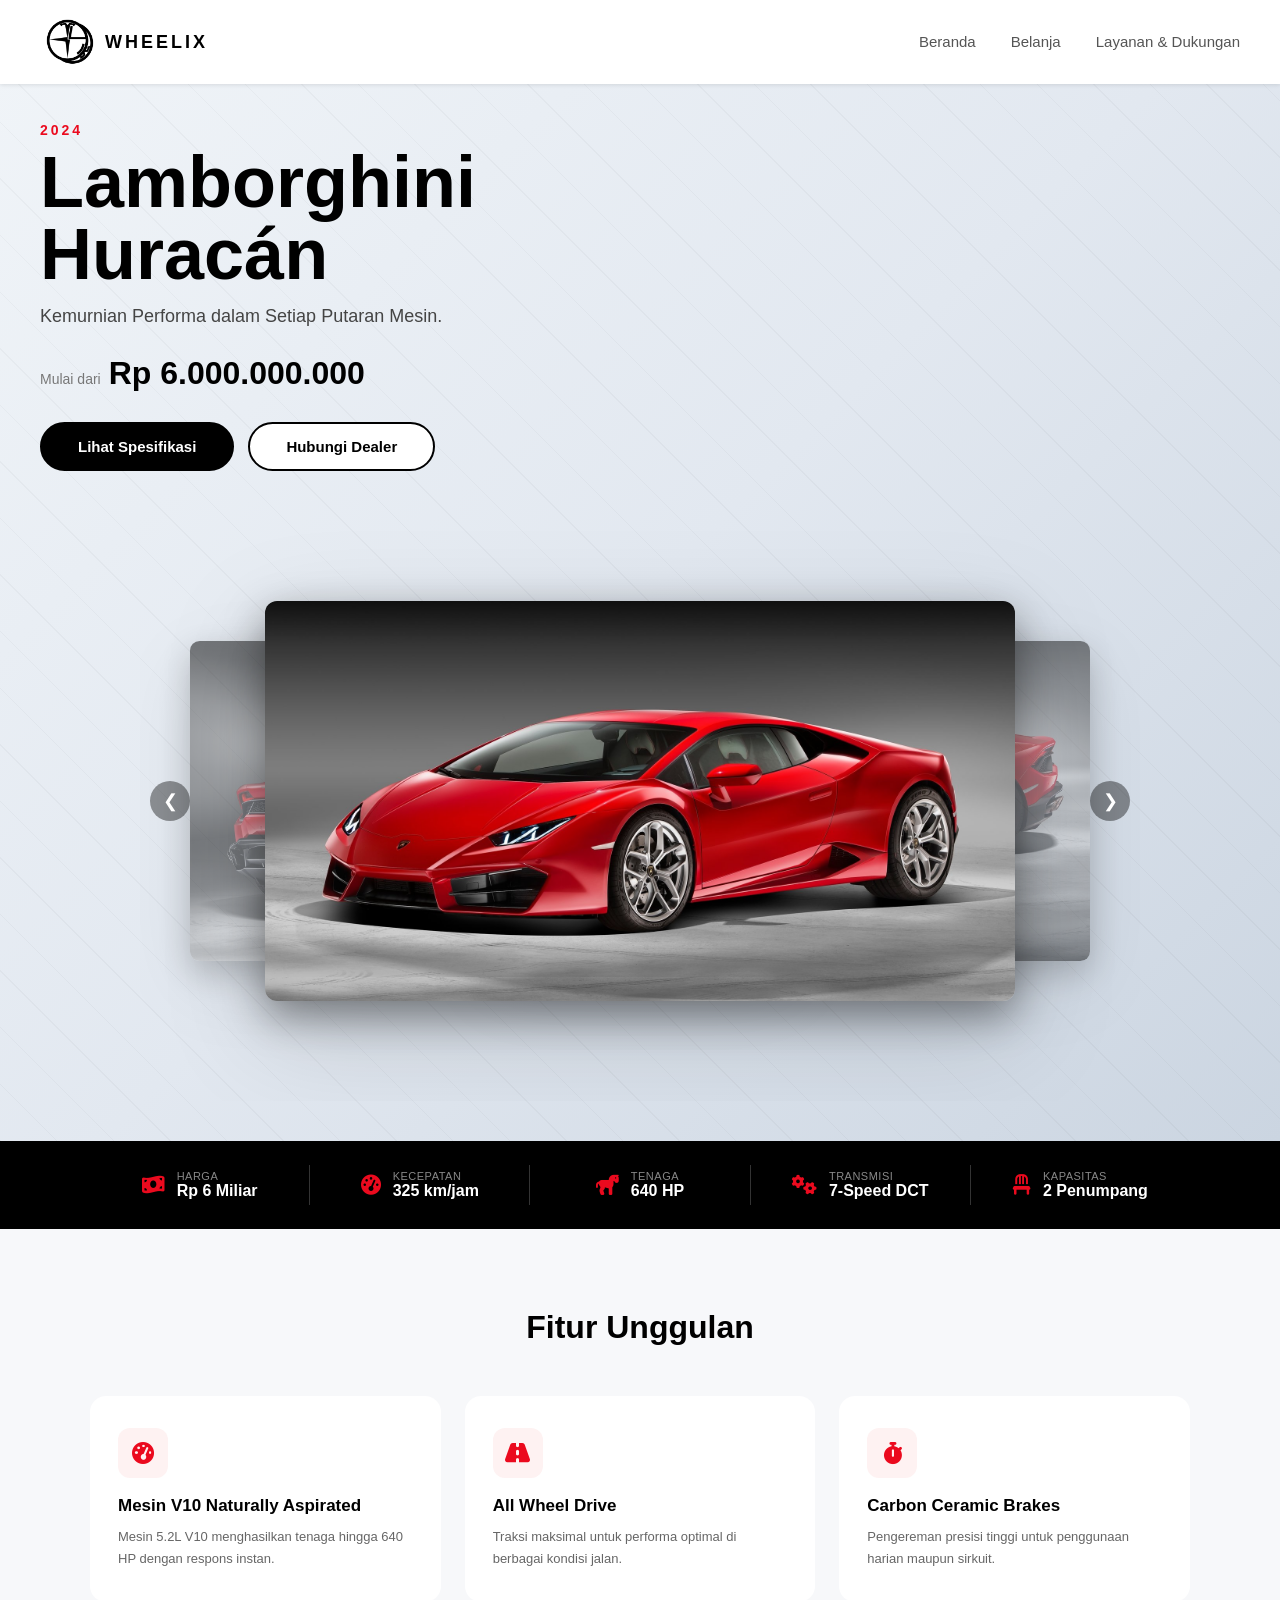
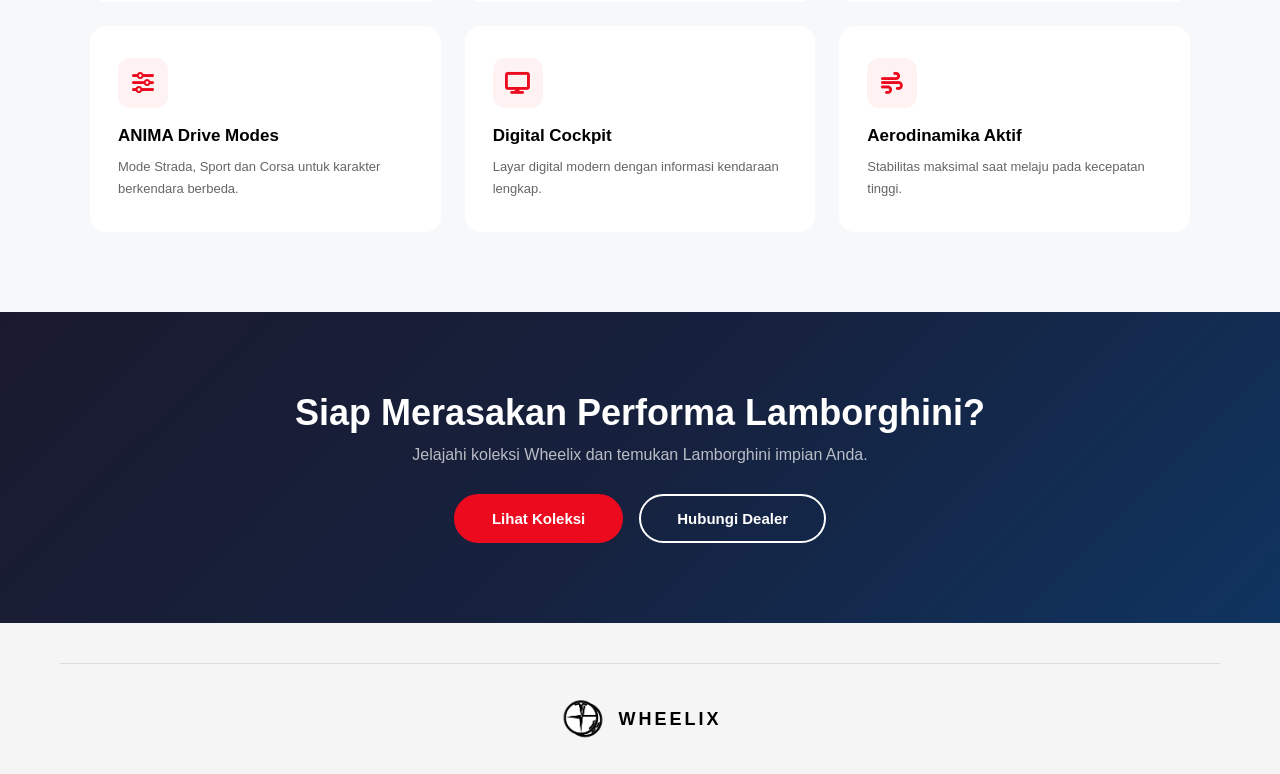
<file: detail.html>
<!DOCTYPE html>
<html lang="id">
<head>
    <meta charset="UTF-8">
    <meta name="viewport" content="width=device-width, initial-scale=1.0">
    <title>Lamborghini Huracán | Wheelix</title>
    <link rel="stylesheet" href="styles.css">
    <link rel="stylesheet" href="https://cdnjs.cloudflare.com/ajax/libs/font-awesome/6.5.1/css/all.min.css">
</head>
<body>

    <header class="header">
        <div class="header-container">
            <div class="logo">
                <a href="index.html" class="wheelix-logo">
                    <img src="assets/logo.png" alt="Wheelix Logo" class="logo-img">
                    <span class="logo-text">WHEELIX</span>
                </a>
            </div>

            <nav class="main-nav">
                <a href="index.html" class="nav-link">Beranda</a>
                <a href="shop.html" class="nav-link">Belanja</a>
                <a href="support.html" class="nav-link">Layanan & Dukungan</a>
            </nav>
        </div>
    </header>

    <main class="detail-page">

        <section class="detail-hero">
            <div class="detail-hero-bg"></div>

            <div class="detail-hero-content">
                <span class="detail-year">2024</span>
                <h1 class="detail-name">Lamborghini Huracán</h1>
                <p class="detail-tagline">Kemurnian Performa dalam Setiap Putaran Mesin.</p>

                <div class="detail-hero-price">
                    <span class="price-label">Mulai dari</span>
                    <span class="price-value">Rp 6.000.000.000</span>
                </div>

                <div class="detail-hero-actions">
                    <a href="#spesifikasi" class="btn-detail-primary">Lihat Spesifikasi</a>
                    <a href="support.html" class="btn-detail-secondary">Hubungi Dealer</a>
                </div>
            </div>

            <div class="detail-hero-car">
                <div class="car-slider-container">
                    <div class="car-slide active">
                        <img src="assets/lamborghini/lamborghini (5).jpg" alt="Lamborghini Huracán Depan Serong" class="detail-car-img">
                    </div>
                    <div class="car-slide">
                        <img src="assets/lamborghini/lamborghini (4).jpg" alt="Lamborghini Huracán Samping Kiri" class="detail-car-img">
                    </div>
                    <div class="car-slide">
                        <img src="assets/lamborghini/lamborghini (1).jpg" alt="Lamborghini Huracán Belakang" class="detail-car-img">
                    </div>
                    <div class="car-slide">
                        <img src="assets/lamborghini/lamborghini (2).jpg" alt="Lamborghini Huracán Depan" class="detail-car-img">
                    </div>
                    <div class="car-slide">
                        <img src="assets/lamborghini/lamborghini (3).jpg" alt="Lamborghini Huracán Belakang Serong" class="detail-car-img">
                    </div>

                    <button class="car-slider-btn prev" onclick="ubahSlide(-1)">&#10094;</button>
                    <button class="car-slider-btn next" onclick="ubahSlide(1)">&#10095;</button>

                </div>
            </div>
        </section>

        <section id="spesifikasi" class="detail-specs-bar">
            <div class="specs-bar-inner">

                <div class="spec-item">
                    <i class="fas fa-money-bill-wave"></i>
                    <div>
                        <span class="spec-label">Harga</span>
                        <span class="spec-value">Rp 6 Miliar</span>
                    </div>
                </div>

                <div class="spec-divider"></div>

                <div class="spec-item">
                    <i class="fas fa-gauge-high"></i>
                    <div>
                        <span class="spec-label">Kecepatan</span>
                        <span class="spec-value">325 km/jam</span>
                    </div>
                </div>

                <div class="spec-divider"></div>

                <div class="spec-item">
                    <i class="fas fa-horse"></i>
                    <div>
                        <span class="spec-label">Tenaga</span>
                        <span class="spec-value">640 HP</span>
                    </div>
                </div>

                <div class="spec-divider"></div>

                <div class="spec-item">
                    <i class="fas fa-gears"></i>
                    <div>
                        <span class="spec-label">Transmisi</span>
                        <span class="spec-value">7-Speed DCT</span>
                    </div>
                </div>

                <div class="spec-divider"></div>

                <div class="spec-item">
                    <i class="fas fa-chair"></i>
                    <div>
                        <span class="spec-label">Kapasitas</span>
                        <span class="spec-value">2 Penumpang</span>
                    </div>
                </div>

            </div>
        </section>

        <section class="detail-features">
            <h2 class="detail-section-title">Fitur Unggulan</h2>

            <div class="features-grid">

                <div class="feature-card">
                    <div class="feature-icon"><i class="fas fa-gauge-high"></i></div>
                    <h3>Mesin V10 Naturally Aspirated</h3>
                    <p>Mesin 5.2L V10 menghasilkan tenaga hingga 640 HP dengan respons instan.</p>
                </div>

                <div class="feature-card">
                    <div class="feature-icon"><i class="fas fa-road"></i></div>
                    <h3>All Wheel Drive</h3>
                    <p>Traksi maksimal untuk performa optimal di berbagai kondisi jalan.</p>
                </div>

                <div class="feature-card">
                    <div class="feature-icon"><i class="fas fa-stopwatch"></i></div>
                    <h3>Carbon Ceramic Brakes</h3>
                    <p>Pengereman presisi tinggi untuk penggunaan harian maupun sirkuit.</p>
                </div>

                <div class="feature-card">
                    <div class="feature-icon"><i class="fas fa-sliders"></i></div>
                    <h3>ANIMA Drive Modes</h3>
                    <p>Mode Strada, Sport dan Corsa untuk karakter berkendara berbeda.</p>
                </div>

                <div class="feature-card">
                    <div class="feature-icon"><i class="fas fa-display"></i></div>
                    <h3>Digital Cockpit</h3>
                    <p>Layar digital modern dengan informasi kendaraan lengkap.</p>
                </div>

                <div class="feature-card">
                    <div class="feature-icon"><i class="fas fa-wind"></i></div>
                    <h3>Aerodinamika Aktif</h3>
                    <p>Stabilitas maksimal saat melaju pada kecepatan tinggi.</p>
                </div>

            </div>
        </section>

        <section class="detail-cta">
            <h2>Siap Merasakan Performa Lamborghini?</h2>
            <p>Jelajahi koleksi Wheelix dan temukan Lamborghini impian Anda.</p>

            <div class="detail-cta-actions">
                <a href="shop.html" class="btn-detail-primary">Lihat Koleksi</a>
                <a href="support.html" class="btn-detail-secondary">Hubungi Dealer</a>
            </div>
        </section>

    </main>

    <footer class="footer">
        <div class="footer-bottom">
            <div class="footer-logo">
                <img src="assets/logo.png" alt="Wheelix Logo" class="footer-logo-img">
                <span>WHEELIX</span>
            </div>
        </div>
    </footer>

    <script>
        let slideIndex = 1;
        tampilkanSlide(slideIndex); 

        setInterval(function() {
            ubahSlide(1);
        }, 5000);
        
        function ubahSlide(n) {
            tampilkanSlide(slideIndex += n);
        }

        function tampilkanSlide(n) {
            let slides = document.getElementsByClassName("car-slide");
            
            // Looping index jika melewati batas
            if (n > slides.length) { 
                slideIndex = 1 
            }
            if (n < 1) { 
                slideIndex = slides.length 
            }
            
            // Reset semua class pada slide
            for (let i = 0; i < slides.length; i++) {
                slides[i].className = "car-slide";
            }
            
            // Tentukan posisi index untuk Aktif, Kiri (Prev), dan Kanan (Next)
            let activeIdx = slideIndex - 1;
            let prevIdx = activeIdx - 1;
            let nextIdx = activeIdx + 1;
            
            // Atur agar loop menyambung dari ujung ke ujung
            if (prevIdx < 0) { 
                prevIdx = slides.length - 1; 
            }
            if (nextIdx >= slides.length) { 
                nextIdx = 0; 
            }
            
            // Terapkan class untuk menciptakan efek visual 3D pergeseran
            slides[activeIdx].classList.add("active");
            
            // Jika ada 3 gambar atau lebih, tampilkan preview kiri dan kanan
            if (slides.length >= 3) {
                slides[prevIdx].classList.add("prev-slide");
                slides[nextIdx].classList.add("next-slide");
            }

        }
    </script>
</body>
</html>
</file>
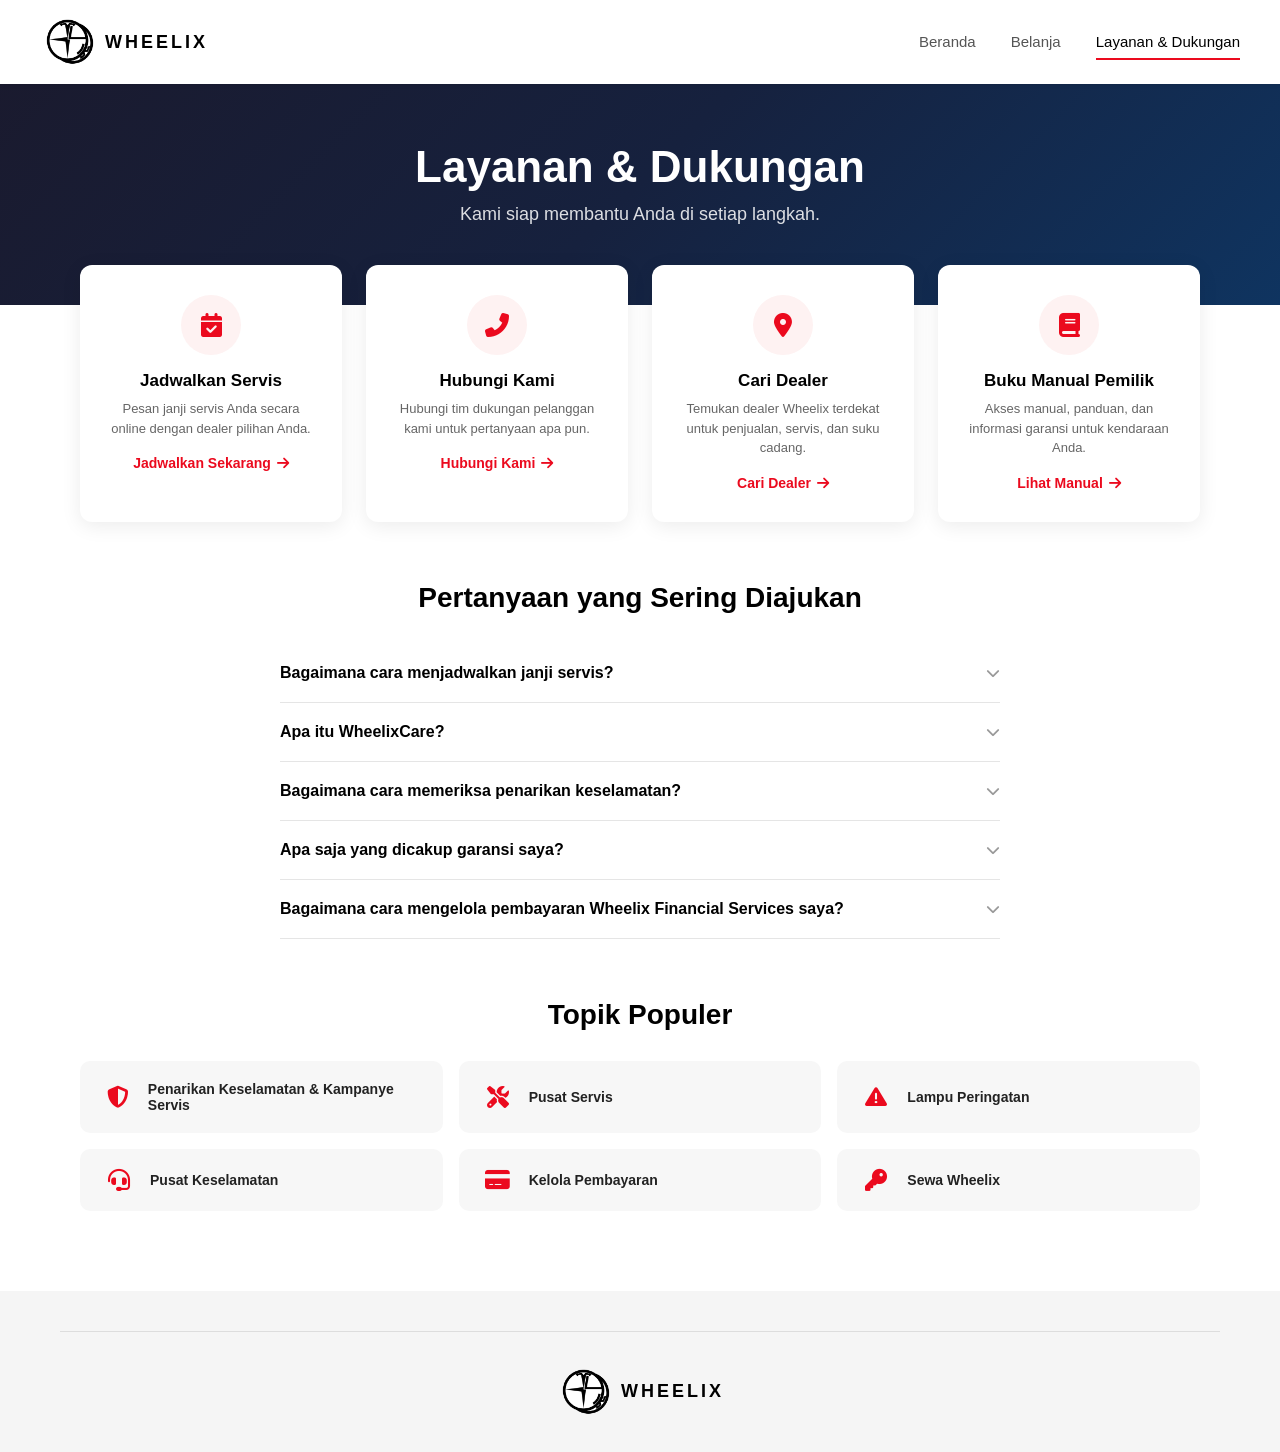
<file: support.html>
<!DOCTYPE html>
<html lang="id">
<head>
    <meta charset="UTF-8">
    <meta name="viewport" content="width=device-width, initial-scale=1.0">
    <title>Layanan & Dukungan | Wheelix</title>
    <link rel="stylesheet" href="styles.css">
    <link rel="stylesheet" href="https://cdnjs.cloudflare.com/ajax/libs/font-awesome/6.5.1/css/all.min.css">
</head>
<body>

    <!-- HEADER -->
    <header class="header">
        <div class="header-container">
            <div class="logo">
               <a href="index.html" class="wheelix-logo">
                    <img src="assets/logo.png" alt="Wheelix Logo" class="logo-img">
                    <span class="logo-text">WHEELIX</span>
               </a>
            </div>
            <nav class="main-nav">
                <a href="index.html" class="nav-link">Beranda</a>
                <a href="shop.html" class="nav-link">Belanja</a>
                <a href="support.html" class="nav-link active">Layanan & Dukungan</a>
            </nav>

        </div>
    </header>

    <!-- SUPPORT PAGE CONTENT -->
    <section class="support-page">
        <!-- Hero Banner -->
        <div class="support-hero">
            <h1>Layanan & Dukungan</h1>
            <p>Kami siap membantu Anda di setiap langkah.</p>
        </div>

        <!-- Quick Actions -->
        <div class="support-quick-actions">
            <div class="support-action-card">
                <div class="support-icon">
                    <i class="fas fa-calendar-check"></i>
                </div>
                <h3>Jadwalkan Servis</h3>
                <p>Pesan janji servis Anda secara online dengan dealer pilihan Anda.</p>
                <a href="#" class="support-link">Jadwalkan Sekarang <i class="fas fa-arrow-right"></i></a>
            </div>
            <div class="support-action-card">
                <div class="support-icon">
                    <i class="fas fa-phone-alt"></i>
                </div>
                <h3>Hubungi Kami</h3>
                <p>Hubungi tim dukungan pelanggan kami untuk pertanyaan apa pun.</p>
                <a href="#" class="support-link">Hubungi Kami <i class="fas fa-arrow-right"></i></a>
            </div>
            <div class="support-action-card">
                <div class="support-icon">
                    <i class="fas fa-map-marker-alt"></i>
                </div>
                <h3>Cari Dealer</h3>
                <p>Temukan dealer Wheelix terdekat untuk penjualan, servis, dan suku cadang.</p>
                <a href="#" class="support-link">Cari Dealer <i class="fas fa-arrow-right"></i></a>
            </div>
            <div class="support-action-card">
                <div class="support-icon">
                    <i class="fas fa-book"></i>
                </div>
                <h3>Buku Manual Pemilik</h3>
                <p>Akses manual, panduan, dan informasi garansi untuk kendaraan Anda.</p>
                <a href="#" class="support-link">Lihat Manual <i class="fas fa-arrow-right"></i></a>
            </div>
        </div>

        <!-- FAQ Section -->
        <div class="support-faq">
            <h2>Pertanyaan yang Sering Diajukan</h2>
            <div class="faq-list">
                <div class="faq-item">
                    <button class="faq-question" onclick="toggleFaq(this)">
                        <span>Bagaimana cara menjadwalkan janji servis?</span>
                        <i class="fas fa-chevron-down"></i>
                    </button>
                    <div class="faq-answer">
                        <p>Anda dapat menjadwalkan janji servis secara online melalui alat Jadwalkan Servis kami, dengan menghubungi dealer Wheelix lokal Anda, atau menggunakan aplikasi Wheelix. Kami merekomendasikan perawatan rutin untuk menjaga kendaraan Anda dalam kondisi prima.</p>
                    </div>
                </div>
                <div class="faq-item">
                    <button class="faq-question" onclick="toggleFaq(this)">
                        <span>Apa itu WheelixCare?</span>
                        <i class="fas fa-chevron-down"></i>
                    </button>
                    <div class="faq-answer">
                        <p>WheelixCare adalah rencana perawatan tanpa biaya yang disertakan dengan setiap Wheelix baru. Ini mencakup perawatan terjadwal pabrik normal selama 2 tahun atau 25.000 mil, mana yang lebih dulu. Ini juga mencakup bantuan pinggir jalan 24 jam selama 2 tahun tanpa batasan jarak tempuh.</p>
                    </div>
                </div>
                <div class="faq-item">
                    <button class="faq-question" onclick="toggleFaq(this)">
                        <span>Bagaimana cara memeriksa penarikan keselamatan?</span>
                        <i class="fas fa-chevron-down"></i>
                    </button>
                    <div class="faq-answer">
                        <p>Anda dapat memeriksa penarikan terbuka pada kendaraan Anda dengan memasukkan VIN (Nomor Identifikasi Kendaraan) Anda di halaman Penarikan Keselamatan kami. Jika ditemukan penarikan, hubungi dealer Wheelix terdekat untuk menjadwalkan perbaikan gratis.</p>
                    </div>
                </div>
                <div class="faq-item">
                    <button class="faq-question" onclick="toggleFaq(this)">
                        <span>Apa saja yang dicakup garansi saya?</span>
                        <i class="fas fa-chevron-down"></i>
                    </button>
                    <div class="faq-answer">
                        <p>Garansi dasar Wheelix mencakup 3 tahun/36.000 mil. Garansi powertrain mencakup 5 tahun/60.000 mil. Cakupan baterai hibrida diperpanjang hingga 10 tahun/150.000 mil. Periksa Buku Manual Pemilik Anda untuk detail garansi lengkap.</p>
                    </div>
                </div>
                <div class="faq-item">
                    <button class="faq-question" onclick="toggleFaq(this)">
                        <span>Bagaimana cara mengelola pembayaran Wheelix Financial Services saya?</span>
                        <i class="fas fa-chevron-down"></i>
                    </button>
                    <div class="faq-answer">
                        <p>Anda dapat mengelola pembayaran melalui situs web atau aplikasi Wheelix Financial Services. Atur Pembayaran Otomatis, lihat saldo Anda, lakukan pembayaran satu kali, dan perbarui informasi pembayaran Anda di satu tempat.</p>
                    </div>
                </div>
            </div>
        </div>

        <!-- Support Topics -->
        <div class="support-topics">
            <h2>Topik Populer</h2>
            <div class="topics-grid">
                <a href="#" class="topic-card">
                    <i class="fas fa-shield-alt"></i>
                    <span>Penarikan Keselamatan & Kampanye Servis</span>
                </a>
                <a href="#" class="topic-card">
                    <i class="fas fa-tools"></i>
                    <span>Pusat Servis</span>
                </a>
                <a href="#" class="topic-card">
                    <i class="fas fa-exclamation-triangle"></i>
                    <span>Lampu Peringatan</span>
                </a>
                <a href="#" class="topic-card">
                    <i class="fas fa-headset"></i>
                    <span>Pusat Keselamatan</span>
                </a>
                <a href="#" class="topic-card">
                    <i class="fas fa-credit-card"></i>
                    <span>Kelola Pembayaran</span>
                </a>
                <a href="#" class="topic-card">
                    <i class="fas fa-key"></i>
                    <span>Sewa Wheelix</span>
                </a>
            </div>
        </div>
    </section>

    <!-- FOOTER -->
    <footer class="footer">
        <div class="footer-bottom">
            <div class="logo">
               <a href="index.html" class="wheelix-logo">
                    <img src="assets/logo.png" alt="Wheelix Logo" class="logo-img">
                    <span class="logo-text">WHEELIX</span>
               </a>
            </div>
        </div>
    </footer>

    <script src="script.js"></script>
</body>
</html>
</file>
<file: styles.css>
/* RESET & BASE */
* {
    margin: 0;
    padding: 0;
    box-sizing: border-box;
}

body {
    font-family: 'Segoe UI', 'Roboto', 'Helvetica Neue', Arial, sans-serif;
    color: #333;
    background: #fff;
    overflow-x: hidden;
}

a {
    text-decoration: none;
    color: inherit;
}


/* HEADER */
.header {
    position: fixed;
    top: 0;
    left: 0;
    width: 100%;
    background: #fff;
    z-index: 1000;
    box-shadow: 0 1px 4px rgba(0,0,0,0.1);
}

.header-container {
    max-width: 1400px;
    margin: 0 auto;
    display: flex;
    align-items: center;
    justify-content: space-between;
    padding: 12px 40px;
}

.logo-text {
    font-size: 18px;
    font-weight: 800;
    letter-spacing: 3px;
    color: #000;
}

.wheelix-logo {
    display: flex;
    align-items: center;
    gap: 5px;
    text-decoration: none;
}

.logo-img {
    width: 60px;
    height: 60px;
    object-fit: contain;
}

.footer-logo {
    display: flex;
    align-items: center;
    gap: 10px;
}

.footer-logo-img {
    width: 50px;
    height: 50px;
    object-fit: contain;
}

.main-nav {
    display: flex;
    gap: 35px;
}

.nav-link {
    font-size: 15px;
    font-weight: 500;
    color: #555;
    padding: 8px 0;
    border-bottom: 2px solid transparent;
    transition: color 0.3s, border-color 0.3s;
}

.nav-link:hover,
.nav-link.active {
    color: #000;
    border-bottom-color: #EB0A1E;
}

.header-right {
    display: flex;
    align-items: center;
}

.hero-carousel {
    position: relative;
    width: 100%;
    height: 85vh;
    min-height: 500px;
    margin-top: 62px;
    overflow: hidden;
    background: #1a1a1a;
}

.carousel-slides {
    width: 100%;
    height: 100%;
    position: relative;
}

.carousel-slide {
    position: absolute;
    top: 0;
    left: 0;
    width: 100%;
    height: 100%;
    opacity: 0;
    transition: opacity 0.8s ease;
}

.carousel-slide.active {
    opacity: 1;
}

.slide-bg {
    position: absolute;
    width: 100%;
    height: 100%;
}

.slide-overlay {
    position: absolute;
    width: 100%;
    height: 100%;
    background: linear-gradient(to bottom, rgba(0,0,0,0.3) 0%, rgba(0,0,0,0.5) 100%);
}

.slide-image-container {
    position: absolute;
    width: 100%;
    height: 100%;
    display: flex;
    align-items: center;
    justify-content: center;
}

.slide-image {
    width: 100%;
    height: 100%;
    object-fit: cover;
}

.slide-content {
    position: absolute;
    bottom: 15%;
    left: 50%;
    transform: translateX(-50%);
    text-align: center;
    z-index: 10;
}

.slide-title {
    font-size: 64px;
    font-weight: 800;
    color: #fff;
    text-shadow: 0 2px 10px rgba(0,0,0,0.5);
    margin-bottom: 10px;
}

.slide-tagline {
    font-size: 22px;
    color: rgba(255,255,255,0.9);
    font-style: italic;
    text-shadow: 0 1px 6px rgba(0,0,0,0.5);
    margin-bottom: 30px;
}

.btn-learn-more {
    background: #fff;
    color: #000;
    border: 1px solid rgba(0,0,0,0.3);
    border-radius: 30px;
    padding: 14px 40px;
    font-size: 16px;
    font-weight: 600;
    cursor: pointer;
    transition: background 0.3s, transform 0.2s;
}

.btn-learn-more:hover {
    background: #f0f0f0;
    transform: scale(1.05);
}

/* Carousel Controls */
.carousel-btn {
    position: absolute;
    top: 50%;
    transform: translateY(-50%);
    width: 50px;
    height: 50px;
    background: rgba(0,0,0,0.7);
    border: none;
    border-radius: 50%;
    color: #fff;
    font-size: 20px;
    cursor: pointer;
    z-index: 20;
    transition: background 0.3s;
}

.carousel-btn:hover {
    background: rgba(0,0,0,0.9);
}

.carousel-prev {
    left: 30px;
}

.carousel-next {
    right: 30px;
}

.carousel-pause {
    position: absolute;
    bottom: 20px;
    left: 20px;
    width: 36px;
    height: 36px;
    background: rgba(0,0,0,0.6);
    border: none;
    border-radius: 50%;
    color: #fff;
    font-size: 14px;
    cursor: pointer;
    z-index: 20;
}

.carousel-info {
    position: absolute;
    bottom: 20px;
    right: 20px;
    background: rgba(255,255,255,0.9);
    border: 1px solid #333;
    border-radius: 4px;
    padding: 6px 14px;
    font-size: 13px;
    font-weight: 600;
    cursor: pointer;
    z-index: 20;
}

/* EXPLORE ALL VEHICLES */
.explore-vehicles {
    padding: 80px 40px 60px;
    text-align: center;
    background: #fff;
}

.section-title {
    font-size: 36px;
    font-weight: 700;
    color: #000;
    margin-bottom: 30px;
}

.vehicle-tabs {
    display: flex;
    justify-content: center;
    gap: 8px;
    margin-bottom: 40px;
    flex-wrap: wrap;
}

.tab-btn {
    background: none;
    border: 1px solid #ddd;
    border-radius: 20px;
    padding: 10px 22px;
    font-size: 14px;
    font-weight: 500;
    color: #555;
    cursor: pointer;
    transition: all 0.3s;
}

.tab-btn:hover {
    border-color: #333;
    color: #000;
}

.tab-btn.active {
    background: #000;
    color: #fff;
    border-color: #000;
}

.vehicle-cards {
    display: grid;
    grid-template-columns: repeat(3, 1fr);
    gap: 24px;
    max-width: 1200px;
    margin: 0 auto 30px;
}

.vehicle-card {
    background: #fff;
    border: 1px solid #e5e5e5;
    border-radius: 12px;
    overflow: hidden;
    transition: box-shadow 0.3s, transform 0.3s;
    text-align: left;
}

.vehicle-card:hover {
    box-shadow: 0 8px 24px rgba(0,0,0,0.1);
    transform: translateY(-4px);
}

.vehicle-card-img {
    width: 100%;
    height: 250px;
    overflow: hidden;
}

.vehicle-card-img img {
    width: 100%;
    height: 100%;
    object-fit: cover;
    display: block;
}

.vehicle-card-info {
    padding: 20px;
}

.vehicle-card-info h3 {
    font-size: 20px;
    font-weight: 700;
    color: #000;
    margin-bottom: 8px;
}

.vehicle-price {
    font-size: 15px;
    font-weight: 600;
    color: #333;
    margin-bottom: 4px;
}

.vehicle-speed {
    font-size: 13px;
    color: #777;
    margin-bottom: 16px;
}

.vehicle-card-actions {
    display: flex;
    gap: 10px;
}

.btn-explore-sm {
    flex: 1;
    padding: 10px 16px;
    background: #fff;
    color: #000;
    border: 1px solid #000;
    border-radius: 20px;
    font-size: 13px;
    font-weight: 600;
    cursor: pointer;
    transition: all 0.3s;
    display: inline-flex;
    align-items: center;
    justify-content: center;
    gap: 0;
    text-decoration: none;
}

.btn-explore-sm::after {
    content: '>';
    margin-left: 0;
    opacity: 0;
    transition: all 0.3s ease;
    font-weight: 700;
}

.btn-explore-sm:hover {
    background: #00000013;
    color: #000;
}

.btn-explore-sm:hover::after {
    opacity: 1;
    margin-left: 6px;
}

.btn-build-sm {
    padding: 10px 24px;
    background: #000;
    color: #fff;
    border: 1px solid #000;
    border-radius: 20px;
    font-size: 13px;
    font-weight: 600;
    cursor: pointer;
    transition: all 0.3s;
    display: inline-flex;
    align-items: center;
    justify-content: center;
    gap: 0;
    text-decoration: none;
}

.btn-build-sm::after {
    content: '>';
    margin-left: 0;
    opacity: 0;
    transition: all 0.3s ease;
    font-weight: 700;
}

.btn-build-sm:hover {
    background: #333;
}

.btn-build-sm:hover::after {
    opacity: 1;
    margin-left: 6px;
}

.vehicle-pagination {
    display: flex;
    align-items: center;
    justify-content: center;
    gap: 16px;
    margin-bottom: 30px;
}

.page-info {
    font-size: 14px;
    font-weight: 500;
    color: #555;
}

.pagination-arrows {
    display: flex;
    gap: 8px;
}

.page-arrow {
    width: 36px;
    height: 36px;
    border: 1px solid #ccc;
    border-radius: 50%;
    background: #fff;
    cursor: pointer;
    display: flex;
    align-items: center;
    justify-content: center;
    font-size: 14px;
    color: #333;
    transition: all 0.3s;
}

.page-arrow:hover {
    border-color: #000;
    background: #000;
    color: #fff;
}

.vehicle-bottom-actions {
    display: flex;
    justify-content: center;
    gap: 16px;
}

.btn-explore-all {
    padding: 14px 36px;
    background: #fff;
    color: #000;
    border: 1px solid #000;
    border-radius: 30px;
    font-size: 15px;
    font-weight: 600;
    cursor: pointer;
    transition: all 0.3s;
}

.btn-explore-all:hover {
    background: #000;
    color: #fff;
}

.btn-search-inventory {
    padding: 14px 36px;
    background: #000;
    color: #fff;
    border: 1px solid #000;
    border-radius: 30px;
    font-size: 15px;
    font-weight: 600;
    cursor: pointer;
    transition: all 0.3s;
}

.btn-search-inventory:hover {
    background: #333;
}

/* VEHICLE LINEUP HERO */
.lineup-hero {
    position: relative;
    width: 100%;
    height: 70vh;
    min-height: 450px;
    overflow: hidden;
    display: flex;
    align-items: center;
    justify-content: center;
}

.lineup-bg {
    position: absolute;
    width: 100%;
    height: 100%;
}

.lineup-bg-img {
    width: 100%;
    height: 100%;
    object-fit: cover;
}

.lineup-overlay {
    position: absolute;
    width: 100%;
    height: 100%;
    background: linear-gradient(to bottom, rgba(0,0,0,0.2) 0%, rgba(0,0,0,0.4) 100%);
}

.lineup-content {
    position: relative;
    z-index: 5;
    text-align: center;
    padding: 0 20px;
}

.lineup-title {
    font-size: 44px;
    font-weight: 800;
    color: #fff;
    text-shadow: 0 2px 10px rgba(0,0,0,0.5);
    margin-bottom: 30px;
}

.btn-explore {
    background: #fff;
    color: #000;
    border: 1px solid rgba(0,0,0,0.2);
    border-radius: 30px;
    padding: 16px 44px;
    font-size: 16px;
    font-weight: 700;
    cursor: pointer;
    transition: background 0.3s, transform 0.2s;
}

.btn-explore:hover {
    background: #f0f0f0;
    transform: scale(1.05);
}

.btn-explore {
    display: inline-block;
    padding: 14px 32px;
    background: #ffffff;
    color: #111;
    text-decoration: none;
    border-radius: 50px;
    font-weight: 600;
    transition: transform 0.3s ease, box-shadow 0.3s ease;
}

.btn-explore:hover {
    transform: scale(1.08); /* Membesar 8% */
    box-shadow: 0 12px 25px rgba(0, 0, 0, 0.25);
}

.btn-explore:active {
    transform: scale(0.96); /* Sedikit mengecil saat diklik */
}

.lineup-cars {
    position: absolute;
    bottom: 40px;
    left: 50%;
    transform: translateX(-50%);
    z-index: 10;
}

.cars-row {
    display: flex;
    gap: 12px;
}

.mini-car {
    width: 60px;
    height: 30px;
    border: 1px solid rgba(0,0,0,0.2);
    box-shadow: 0 2px 8px rgba(0,0,0,0.3);
}

/* FOOTER */
.footer {
    background: #f5f5f5;
    padding: 40px 60px 30px;
}

.footer-top {
    display: flex;
    align-items: center;
    justify-content: space-between;
    flex-wrap: wrap;
    gap: 20px;
    padding-bottom: 30px;
    border-bottom: 1px solid #ddd;
    margin-bottom: 40px;
}

.footer-top-left {
    display: flex;
    align-items: center;
    flex-wrap: wrap;
    gap: 20px;
    flex: 1;
}

.footer-top-left a {
    font-size: 12px;
    color: #333;
    font-weight: 500;
    text-transform: uppercase;
    letter-spacing: 0.5px;
}

.privacy-link {
    color: #e67e22 !important;
}

.footer-top-right {
    display: flex;
    align-items: center;
    gap: 20px;
    margin-left: auto;
    flex-shrink: 0;
}

.btn-manage-pref {
    background: #EB0A1E;
    color: #fff;
    border: none;
    border-radius: 20px;
    padding: 10px 24px;
    font-size: 13px;
    font-weight: 600;
    cursor: pointer;
    transition: background 0.3s;
}

.btn-manage-pref:hover {
    background: #c70818;
}

.social-icons {
    display: flex;
    gap: 12px;
}

.social-icon {
    width: 36px;
    height: 36px;
    border: 1px solid #333;
    border-radius: 50%;
    display: flex;
    align-items: center;
    justify-content: center;
    font-size: 16px;
    color: #333;
    transition: background 0.3s, color 0.3s;
}

.social-icon:hover {
    background: #333;
    color: #fff;
}

/* Footer Columns */
.footer-columns {
    display: grid;
    grid-template-columns: repeat(5, 1fr);
    gap: 30px;
    margin-bottom: 50px;
}

.footer-col h3 {
    font-size: 13px;
    font-weight: 700;
    color: #000;
    letter-spacing: 1px;
    margin-bottom: 20px;
}

.footer-col ul li {
    margin-bottom: 10px;
}

.footer-col ul li a {
    font-size: 13px;
    color: #555;
    transition: color 0.3s;
}

.footer-col ul li a:hover {
    color: #000;
}

.footer-col ul li a i {
    font-size: 10px;
    margin-left: 4px;
    color: #999;
}

/* Footer Bottom */
.footer-bottom {
    display: flex;
    justify-content: center;
    align-items: center;
    padding-top: 30px;
    border-top: 1px solid #ddd;
}

.footer-logo {
    display: flex;
    align-items: center;
    gap: 10px;
}

.footer-logo span {
    font-size: 18px;
    font-weight: 800;
    letter-spacing: 3px;
    color: #000;
}

/* RESPONSIVE */
@media (max-width: 1024px) {
    .footer-columns {
        grid-template-columns: repeat(3, 1fr);
    }
}

@media (max-width: 768px) {
    .header-container {
        padding: 10px 20px;
    }

    .main-nav {
        gap: 20px;
    }

    .nav-link {
        font-size: 13px;
    }

    .slide-title {
        font-size: 40px;
    }

    .slide-tagline {
        font-size: 18px;
    }

    .vehicle-cards {
        grid-template-columns: 1fr;
        gap: 20px;
    }

    .vehicle-bottom-actions {
        flex-direction: column;
        align-items: center;
    }

    .lineup-title {
        font-size: 30px;
    }

    .footer-columns {
        grid-template-columns: repeat(2, 1fr);
    }

    .footer-top {
        flex-direction: column;
        align-items: flex-start;
    }
    .footer-top-right {
        margin-left: 0;
        width: 100%;
        justify-content: flex-start;
    }
}

@media (max-width: 480px) {
    .slide-title {
        font-size: 30px;
    }

    .footer-columns {
        grid-template-columns: 1fr;
    }

    .cars-row {
        gap: 6px;
    }

    .mini-car {
        width: 30px;
        height: 16px;
    }
}

/* ===================== SHOP PAGE ===================== */
.shop-page {
    padding: 100px 40px 60px;
    max-width: 1400px;
    margin: 0 auto;
}

.shop-header {
    margin-bottom: 30px;
}

.shop-header h1 {
    font-size: 36px;
    font-weight: 800;
    color: #000;
    margin-bottom: 8px;
}

.shop-subtitle {
    font-size: 16px;
    color: #555;
}

.shop-layout {
    display: flex;
    gap: 40px;
}

/* Sidebar */
.shop-sidebar {
    width: 250px;
    flex-shrink: 0;
}

.filter-group {
    margin-bottom: 30px;
    padding-bottom: 20px;
    border-bottom: 1px solid #e5e5e5;
}

.filter-title {
    font-size: 15px;
    font-weight: 700;
    color: #000;
    margin-bottom: 14px;
}

.filter-option {
    display: flex;
    align-items: center;
    gap: 10px;
    font-size: 14px;
    color: #444;
    margin-bottom: 10px;
    cursor: pointer;
}

.filter-option input[type="checkbox"] {
    accent-color: #EB0A1E;
    width: 16px;
    height: 16px;
}

.filter-select {
    width: 100%;
    padding: 10px 12px;
    border: 1px solid #ccc;
    border-radius: 8px;
    font-size: 14px;
    color: #333;
    background: #fff;
    cursor: pointer;
}

/* Vehicle Grid */
.shop-grid {
    display: grid;
    grid-template-columns: repeat(3, 1fr);
    gap: 24px;
    flex: 1;
}

.shop-card {
    background: #fff;
    border: 1px solid #e5e5e5;
    border-radius: 12px;
    overflow: hidden;
    transition: box-shadow 0.3s, transform 0.3s;
}

.shop-card:hover {
    box-shadow: 0 8px 24px rgba(0,0,0,0.1);
    transform: translateY(-4px);
}

.shop-card-img {
    position: relative;
    width: 100%;
    height: 180px;
    background: linear-gradient(135deg, #e8e8e8 0%, #d0d0d0 100%);
    display: flex;
    align-items: center;
    justify-content: center;
}

.shop-card-img i {
    font-size: 60px;
    color: #aaa;
}

.card-badge {
    position: absolute;
    top: 12px;
    left: 12px;
    background: #EB0A1E;
    color: #fff;
    font-size: 11px;
    font-weight: 700;
    padding: 4px 10px;
    border-radius: 4px;
    text-transform: uppercase;
}

.card-badge.badge-green {
    background: #2a9d8f;
}

.card-badge.badge-orange {
    background: #e76f51;
}

.shop-card-info {
    padding: 20px;
}

.shop-card-info h3 {
    font-size: 18px;
    font-weight: 700;
    color: #000;
    margin-bottom: 6px;
}

.shop-price {
    font-size: 14px;
    font-weight: 600;
    color: #333;
    margin-bottom: 4px;
}

.shop-mpg {
    font-size: 13px;
    color: #777;
    margin-bottom: 16px;
}

.shop-card-actions {
    display: flex;
    gap: 10px;
}

/* ===================== SUPPORT PAGE ===================== */
.support-page {
    padding-top: 62px;
}

.support-hero {
    background: linear-gradient(135deg, #1a1a2e 0%, #16213e 50%, #0f3460 100%);
    padding: 80px 40px;
    text-align: center;
    color: #fff;
}

.support-hero h1 {
    font-size: 44px;
    font-weight: 800;
    margin-bottom: 12px;
}

.support-hero p {
    font-size: 18px;
    opacity: 0.85;
}

/* Quick Actions */
.support-quick-actions {
    display: grid;
    grid-template-columns: repeat(4, 1fr);
    gap: 24px;
    max-width: 1200px;
    margin: -40px auto 60px;
    padding: 0 40px;
    position: relative;
    z-index: 10;
}

.support-action-card {
    background: #fff;
    border-radius: 12px;
    padding: 30px 24px;
    text-align: center;
    box-shadow: 0 4px 20px rgba(0,0,0,0.08);
    transition: transform 0.3s, box-shadow 0.3s;
}

.support-action-card:hover {
    transform: translateY(-6px);
    box-shadow: 0 8px 30px rgba(0,0,0,0.12);
}

.support-icon {
    width: 60px;
    height: 60px;
    background: #fef2f2;
    border-radius: 50%;
    display: flex;
    align-items: center;
    justify-content: center;
    margin: 0 auto 16px;
}

.support-icon i {
    font-size: 24px;
    color: #EB0A1E;
}

.support-action-card h3 {
    font-size: 17px;
    font-weight: 700;
    color: #000;
    margin-bottom: 8px;
}

.support-action-card p {
    font-size: 13px;
    color: #666;
    line-height: 1.5;
    margin-bottom: 16px;
}

.support-link {
    font-size: 14px;
    font-weight: 600;
    color: #EB0A1E;
    transition: gap 0.3s;
    display: inline-flex;
    align-items: center;
    gap: 6px;
}

.support-link:hover {
    gap: 12px;
}

/* FAQ Section */
.support-faq {
    max-width: 800px;
    margin: 0 auto 60px;
    padding: 0 40px;
}

.support-faq h2 {
    font-size: 28px;
    font-weight: 700;
    color: #000;
    margin-bottom: 30px;
    text-align: center;
}

.faq-item {
    border-bottom: 1px solid #e5e5e5;
}

.faq-question {
    width: 100%;
    background: none;
    border: none;
    display: flex;
    align-items: center;
    justify-content: space-between;
    padding: 20px 0;
    font-size: 16px;
    font-weight: 600;
    color: #000;
    cursor: pointer;
    text-align: left;
    transition: color 0.3s;
}

.faq-question:hover {
    color: #EB0A1E;
}

.faq-question i {
    font-size: 14px;
    color: #999;
    transition: transform 0.3s;
}

.faq-item.open .faq-question i {
    transform: rotate(180deg);
}

.faq-answer {
    max-height: 0;
    overflow: hidden;
    transition: max-height 0.4s ease, padding 0.3s;
}

.faq-item.open .faq-answer {
    max-height: 300px;
    padding-bottom: 20px;
}

.faq-answer p {
    font-size: 14px;
    color: #555;
    line-height: 1.7;
}

/* Support Topics */
.support-topics {
    max-width: 1200px;
    margin: 0 auto 80px;
    padding: 0 40px;
}

.support-topics h2 {
    font-size: 28px;
    font-weight: 700;
    color: #000;
    margin-bottom: 30px;
    text-align: center;
}

.topics-grid {
    display: grid;
    grid-template-columns: repeat(3, 1fr);
    gap: 16px;
}

.topic-card {
    display: flex;
    align-items: center;
    gap: 16px;
    background: #f7f7f7;
    border-radius: 10px;
    padding: 20px 24px;
    transition: background 0.3s, transform 0.3s;
}

.topic-card:hover {
    background: #eee;
    transform: translateX(4px);
}

.topic-card i {
    font-size: 22px;
    color: #EB0A1E;
    width: 30px;
    text-align: center;
}

.topic-card span {
    font-size: 14px;
    font-weight: 600;
    color: #222;
}

/* Responsive for shop & support */
@media (max-width: 1024px) {
    .shop-grid {
        grid-template-columns: repeat(2, 1fr);
    }
    .support-quick-actions {
        grid-template-columns: repeat(2, 1fr);
    }
}

@media (max-width: 768px) {
    .shop-layout {
        flex-direction: column;
    }
    .shop-sidebar {
        width: 100%;
    }
    .shop-grid {
        grid-template-columns: 1fr;
    }
    .support-quick-actions {
        grid-template-columns: 1fr;
    }
    .topics-grid {
        grid-template-columns: 1fr;
    }
}

/* ===================== DETAIL PAGE ===================== */
.detail-page {
    padding-top: 62px;
    background: #fff;
}

/* Hero */
.detail-hero {
    position: relative;
    background: linear-gradient(135deg, #f0f4f8 0%, #e2e8f0 50%, #cbd5e1 100%);
    padding: 60px 40px 40px;
    overflow: hidden;
}

.detail-hero-bg {
    position: absolute;
    top: 0; left: 0;
    width: 100%; height: 100%;
    opacity: 0.03;
    background: repeating-linear-gradient(45deg, #000 0px, #000 1px, transparent 1px, transparent 40px);
}

.detail-hero-content {
    position: relative;
    z-index: 2;
    max-width: 500px;
    margin-bottom: 30px;
}

.detail-year {
    font-size: 14px;
    font-weight: 600;
    color: #EB0A1E;
    letter-spacing: 3px;
    text-transform: uppercase;
    display: block;
    margin-bottom: 8px;
}

.detail-name {
    font-size: 72px;
    font-weight: 900;
    color: #000;
    line-height: 1;
    margin-bottom: 12px;
}

.detail-tagline {
    font-size: 18px;
    color: #444;
    line-height: 1.6;
    margin-bottom: 24px;
}

.detail-hero-price {
    display: flex;
    align-items: baseline;
    gap: 8px;
    margin-bottom: 30px;
}

.price-label {
    font-size: 14px;
    color: #777;
}

.price-value {
    font-size: 32px;
    font-weight: 800;
    color: #000;
}

.detail-hero-actions {
    display: flex;
    gap: 14px;
    flex-wrap: wrap;
}

.btn-detail-primary {
    padding: 14px 36px;
    background: #000;
    color: #fff;
    border: 2px solid #000;
    border-radius: 30px;
    font-size: 15px;
    font-weight: 700;
    cursor: pointer;
    transition: all 0.3s;
    text-decoration: none;
}

.btn-detail-primary:hover {
    background: #333;
    border-color: #333;
}

.btn-detail-secondary {
    padding: 14px 36px;
    background: #fff;
    color: #000;
    border: 2px solid #000;
    border-radius: 30px;
    font-size: 15px;
    font-weight: 700;
    cursor: pointer;
    transition: all 0.3s;
    text-decoration: none;
}

.btn-detail-secondary:hover {
    background: #000;
    color: #fff;
}

.detail-hero-car {
    width: 100%;
    max-width: 1000px; /* Tingkatkan nilai ini (misal dari 1000px ke 1400px atau 1600px) */
    margin: 0 auto; /* Ini memastikan posisinya tetap di tengah */
}

.car-slider-container {
    width: 100%;
    max-width: 100%; /* Pastikan kontainer slider mengambil seluruh lebar yang diizinkan */
    height: 600px;
    display: flex;
    justify-content: center;
    align-items: center;
    /* ... (kode lainnya tetap sama) ... */
}

.detail-car-img {
    width: 100%;
    height: auto;
    border-radius: 16px;
    object-fit: cover;
    max-height: 400px;
    filter: drop-shadow(0 30px 50px rgba(0,0,0,0.15));
}

/* Specs Bar */
.detail-specs-bar {
    background: #000;
    padding: 24px 40px;
}

.specs-bar-inner {
    display: flex;
    align-items: center;
    justify-content: center;
    gap: 0;
    max-width: 1100px;
    margin: 0 auto;
}

.spec-item {
    display: flex;
    align-items: center;
    gap: 12px;
    flex: 1;
    justify-content: center;
}

.spec-item i {
    font-size: 20px;
    color: #EB0A1E;
}

.spec-item div {
    display: flex;
    flex-direction: column;
}

.spec-label {
    font-size: 11px;
    color: #888;
    text-transform: uppercase;
    letter-spacing: 0.5px;
}

.spec-value {
    font-size: 16px;
    font-weight: 700;
    color: #fff;
}

.spec-divider {
    width: 1px;
    height: 40px;
    background: #333;
    flex-shrink: 0;
}

/* Overview */
.detail-overview {
    padding: 80px 40px;
    background: #fff;
}

.detail-overview-inner {
    display: flex;
    gap: 60px;
    max-width: 1100px;
    margin: 0 auto;
    align-items: center;
}

.overview-text {
    flex: 1;
}

.overview-text h2 {
    font-size: 36px;
    font-weight: 800;
    color: #000;
    margin-bottom: 20px;
}

.overview-text p {
    font-size: 15px;
    color: #555;
    line-height: 1.8;
    margin-bottom: 16px;
}

.overview-visual {
    flex: 1;
}

.overview-placeholder {
    background: linear-gradient(135deg, #f0f4f8 0%, #e2e8f0 100%);
    border-radius: 16px;
    height: 300px;
    display: flex;
    flex-direction: column;
    align-items: center;
    justify-content: center;
    gap: 16px;
}

.overview-placeholder i {
    font-size: 60px;
    color: #ccc;
}

.overview-placeholder span {
    font-size: 14px;
    color: #999;
    font-weight: 600;
}

/* Features */
.detail-features {
    padding: 80px 40px;
    background: #f7f8fa;
}

.detail-section-title {
    font-size: 32px;
    font-weight: 800;
    color: #000;
    text-align: center;
    margin-bottom: 50px;
}

.features-grid {
    display: grid;
    grid-template-columns: repeat(3, 1fr);
    gap: 24px;
    max-width: 1100px;
    margin: 0 auto;
}

.feature-card {
    background: #fff;
    border-radius: 16px;
    padding: 32px 28px;
    transition: transform 0.3s, box-shadow 0.3s;
}

.feature-card:hover {
    transform: translateY(-6px);
    box-shadow: 0 12px 30px rgba(0,0,0,0.08);
}

.feature-icon {
    width: 50px;
    height: 50px;
    background: #fef2f2;
    border-radius: 12px;
    display: flex;
    align-items: center;
    justify-content: center;
    margin-bottom: 18px;
}

.feature-icon i {
    font-size: 22px;
    color: #EB0A1E;
}

.feature-card h3 {
    font-size: 17px;
    font-weight: 700;
    color: #000;
    margin-bottom: 10px;
}

.feature-card p {
    font-size: 13px;
    color: #666;
    line-height: 1.7;
}

/* Trims */
.detail-trims {
    padding: 80px 40px;
    background: #fff;
}

.trims-grid {
    display: grid;
    grid-template-columns: repeat(4, 1fr);
    gap: 20px;
    max-width: 1100px;
    margin: 0 auto;
}

.trim-card {
    background: #f7f8fa;
    border-radius: 16px;
    padding: 30px 24px;
    text-align: center;
    position: relative;
    border: 2px solid transparent;
    transition: all 0.3s;
}

.trim-card:hover {
    border-color: #000;
    transform: translateY(-4px);
}

.trim-card.featured {
    border-color: #EB0A1E;
}

.trim-badge {
    position: absolute;
    top: -12px;
    left: 50%;
    transform: translateX(-50%);
    background: #EB0A1E;
    color: #fff;
    font-size: 11px;
    font-weight: 700;
    padding: 4px 14px;
    border-radius: 10px;
    text-transform: uppercase;
    letter-spacing: 0.5px;
}

.trim-card h3 {
    font-size: 22px;
    font-weight: 800;
    color: #000;
    margin-bottom: 6px;
}

.trim-price {
    font-size: 14px;
    color: #777;
    margin-bottom: 20px;
}

.trim-features {
    list-style: none;
    padding: 0;
    margin: 0 0 24px;
    text-align: left;
}

.trim-features li {
    font-size: 13px;
    color: #444;
    margin-bottom: 10px;
    display: flex;
    align-items: center;
    gap: 8px;
}

.trim-features li i {
    color: #2a9d8f;
    font-size: 12px;
}

.btn-trim {
    display: inline-block;
    padding: 10px 30px;
    background: #000;
    color: #fff;
    border-radius: 20px;
    font-size: 13px;
    font-weight: 700;
    text-decoration: none;
    transition: all 0.3s;
}

.btn-trim:hover {
    background: #333;
}

/* CTA Section */
.detail-cta {
    padding: 80px 40px;
    background: linear-gradient(135deg, #1a1a2e 0%, #16213e 50%, #0f3460 100%);
    text-align: center;
}

.detail-cta h2 {
    font-size: 36px;
    font-weight: 800;
    color: #fff;
    margin-bottom: 12px;
}

.detail-cta p {
    font-size: 16px;
    color: rgba(255,255,255,0.7);
    margin-bottom: 30px;
}

.detail-cta-actions {
    display: flex;
    justify-content: center;
    gap: 16px;
    flex-wrap: wrap;
}

.detail-cta .btn-detail-primary {
    background: #EB0A1E;
    border-color: #EB0A1E;
}

.detail-cta .btn-detail-primary:hover {
    background: #c70818;
    border-color: #c70818;
}

.detail-cta .btn-detail-secondary {
    background: transparent;
    color: #fff;
    border-color: #fff;
}

.detail-cta .btn-detail-secondary:hover {
    background: #fff;
    color: #000;
}

/* Responsive Detail */
@media (max-width: 1024px) {
    .features-grid {
        grid-template-columns: repeat(2, 1fr);
    }
    .trims-grid {
        grid-template-columns: repeat(2, 1fr);
    }
}

@media (max-width: 768px) {
    .detail-name {
        font-size: 48px;
    }
    .detail-hero {
        padding: 40px 20px 30px;
    }
    .specs-bar-inner {
        flex-direction: column;
        gap: 16px;
    }
    .spec-divider {
        width: 40px;
        height: 1px;
    }
    .detail-overview-inner {
        flex-direction: column;
    }
    .features-grid {
        grid-template-columns: 1fr;
    }
    .trims-grid {
        grid-template-columns: 1fr;
    }
    .detail-hero-actions {
        flex-direction: column;
    }
}
/* ===================== HERO CAR SLIDER ===================== */
/* ===================== HERO CAR SLIDER (3D COVERFLOW) ===================== */
.car-slider-container {
    position: relative;
    width: 100%;
    height: 600px; /* Sesuaikan ketinggian ini dengan proporsi gambar Anda */
    display: flex;
    justify-content: center;
    align-items: center;
    overflow: hidden;
}

.car-slide {
    position: absolute;
    width:75%; /* Ukuran gambar utama di tengah */
    transition: transform 0.6s ease-in-out, opacity 0.6s ease-in-out, z-index 0.6s;
    opacity: 0;
    z-index: 1;
    transform: scale(0.6); /* Gambar default mengecil dan hilang di belakang */
    border-radius: 12px;
    box-shadow: 0 15px 40px rgba(0,0,0,0.4); /* Memberi bayangan agar terlihat 3D */
}

.car-slide img {
    width: 100%;
    height: auto;
    display: block;
    border-radius: 12px;
}

/* Tampilan Slide Utama (Tengah) */
.car-slide.active {
    transform: translateX(0) scale(1);
    opacity: 1;
    z-index: 3;
}

/* Tampilan Preview Kiri (Di Belakang Utama) */
.car-slide.prev-slide {
    transform: translateX(-20%) scale(0.8);
    opacity: 0.5;
    z-index: 2;
    cursor: pointer; /* Memberi tahu user bahwa ini bisa diklik */
}

/* Tampilan Preview Kanan (Di Belakang Utama) */
.car-slide.next-slide {
    transform: translateX(20%) scale(0.8);
    opacity: 0.5;
    z-index: 2;
    cursor: pointer;
}

/* Tombol panah navigasi (tetap sama seperti sebelumnya, pastikan z-index tinggi) */
.car-slider-btn {
    /* ... (kode tombol sama seperti sebelumnya) ... */
    z-index: 10; 
}

/* Tampilkan hanya foto yang sedang aktif */
.car-slide.active {
    display: block; 
}

/* Tombol panah navigasi */
.car-slider-btn {
    position: absolute;
    top: 50%;
    transform: translateY(-50%);
    background: rgba(0, 0, 0, 0.4);
    color: #fff;
    border: none;
    width: 40px;
    height: 40px;
    font-size: 18px;
    border-radius: 50%;
    cursor: pointer;
    transition: background 0.3s;
    z-index: 10;
    display: flex;
    align-items: center;
    justify-content: center;
}

.car-slider-btn:hover {
    background: #EB0A1E; /* Warna merah tema Wheelix */
}

.car-slider-btn.prev {
    left: 10px;
}

.car-slider-btn.next {
    right: 10px;
}

html {
    scroll-behavior: smooth;
}

#spesifikasi {
    scroll-margin-top: 80px;
}
</file>
